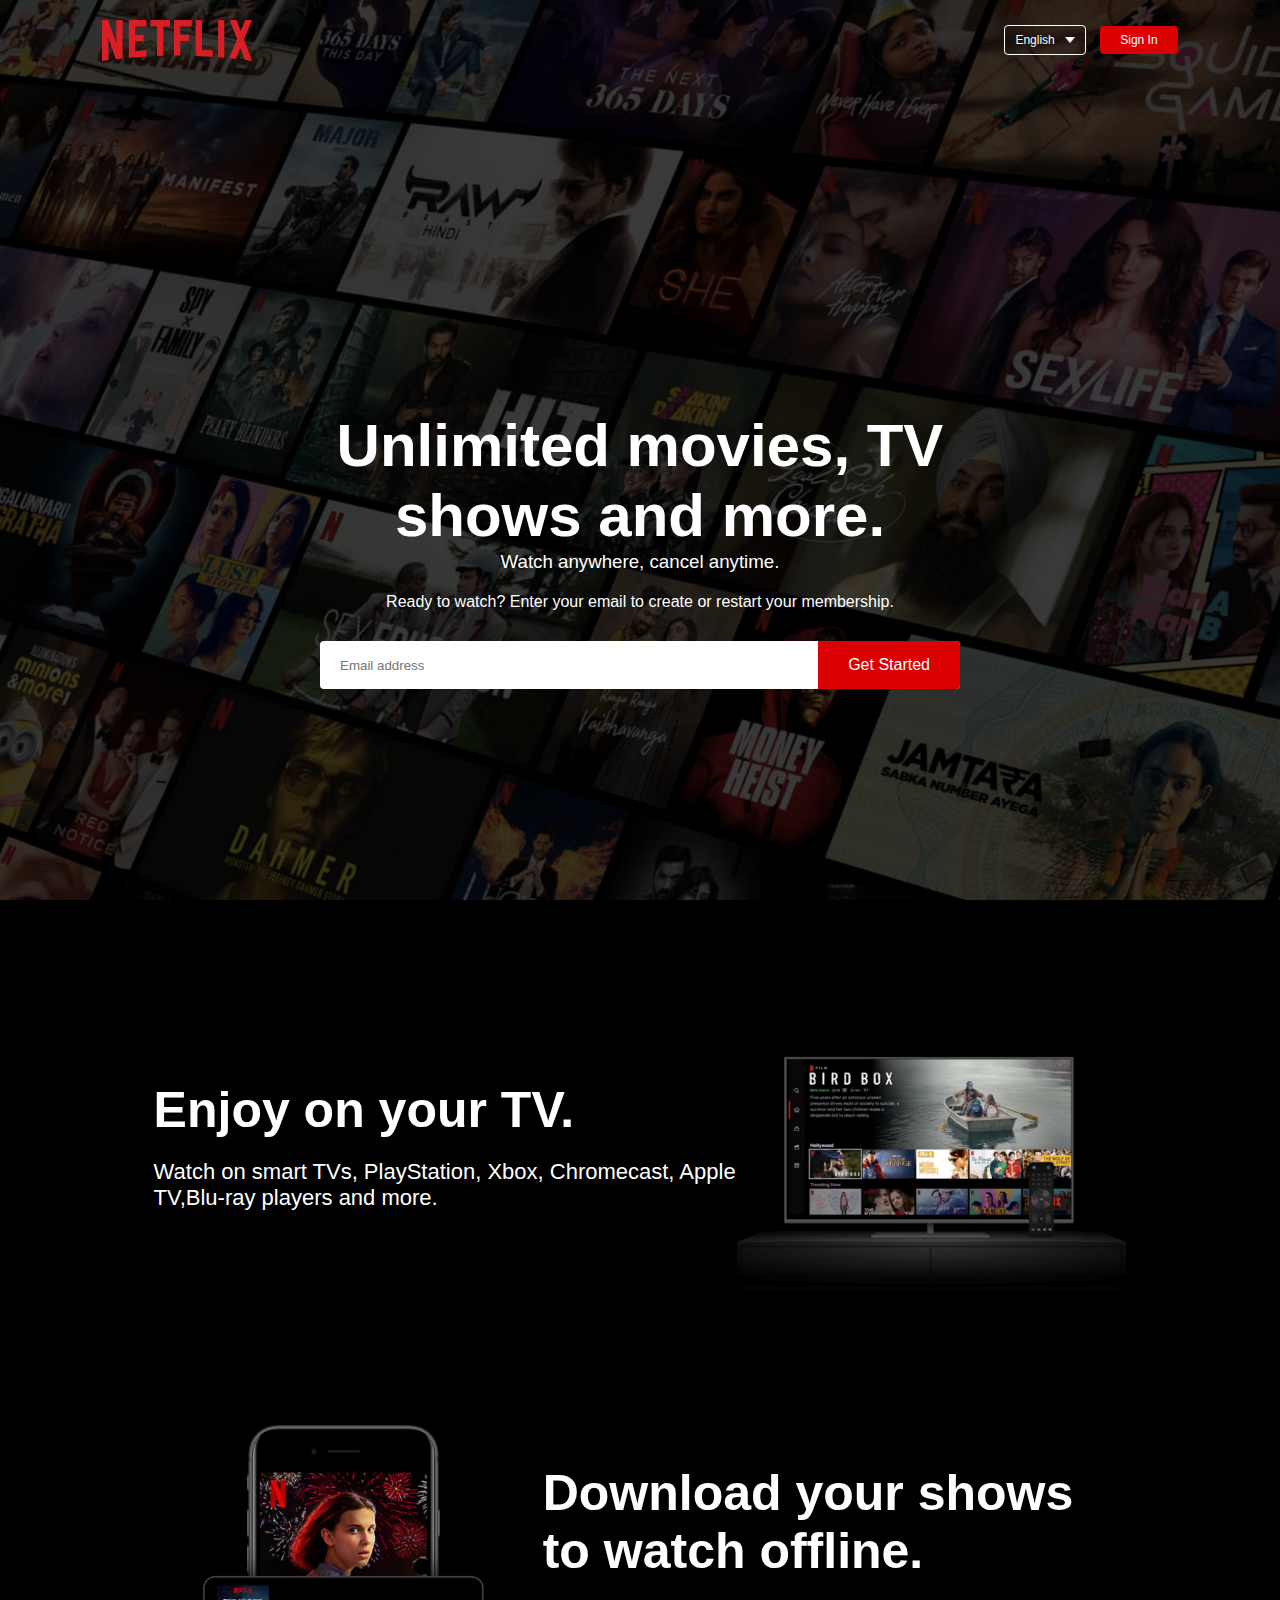
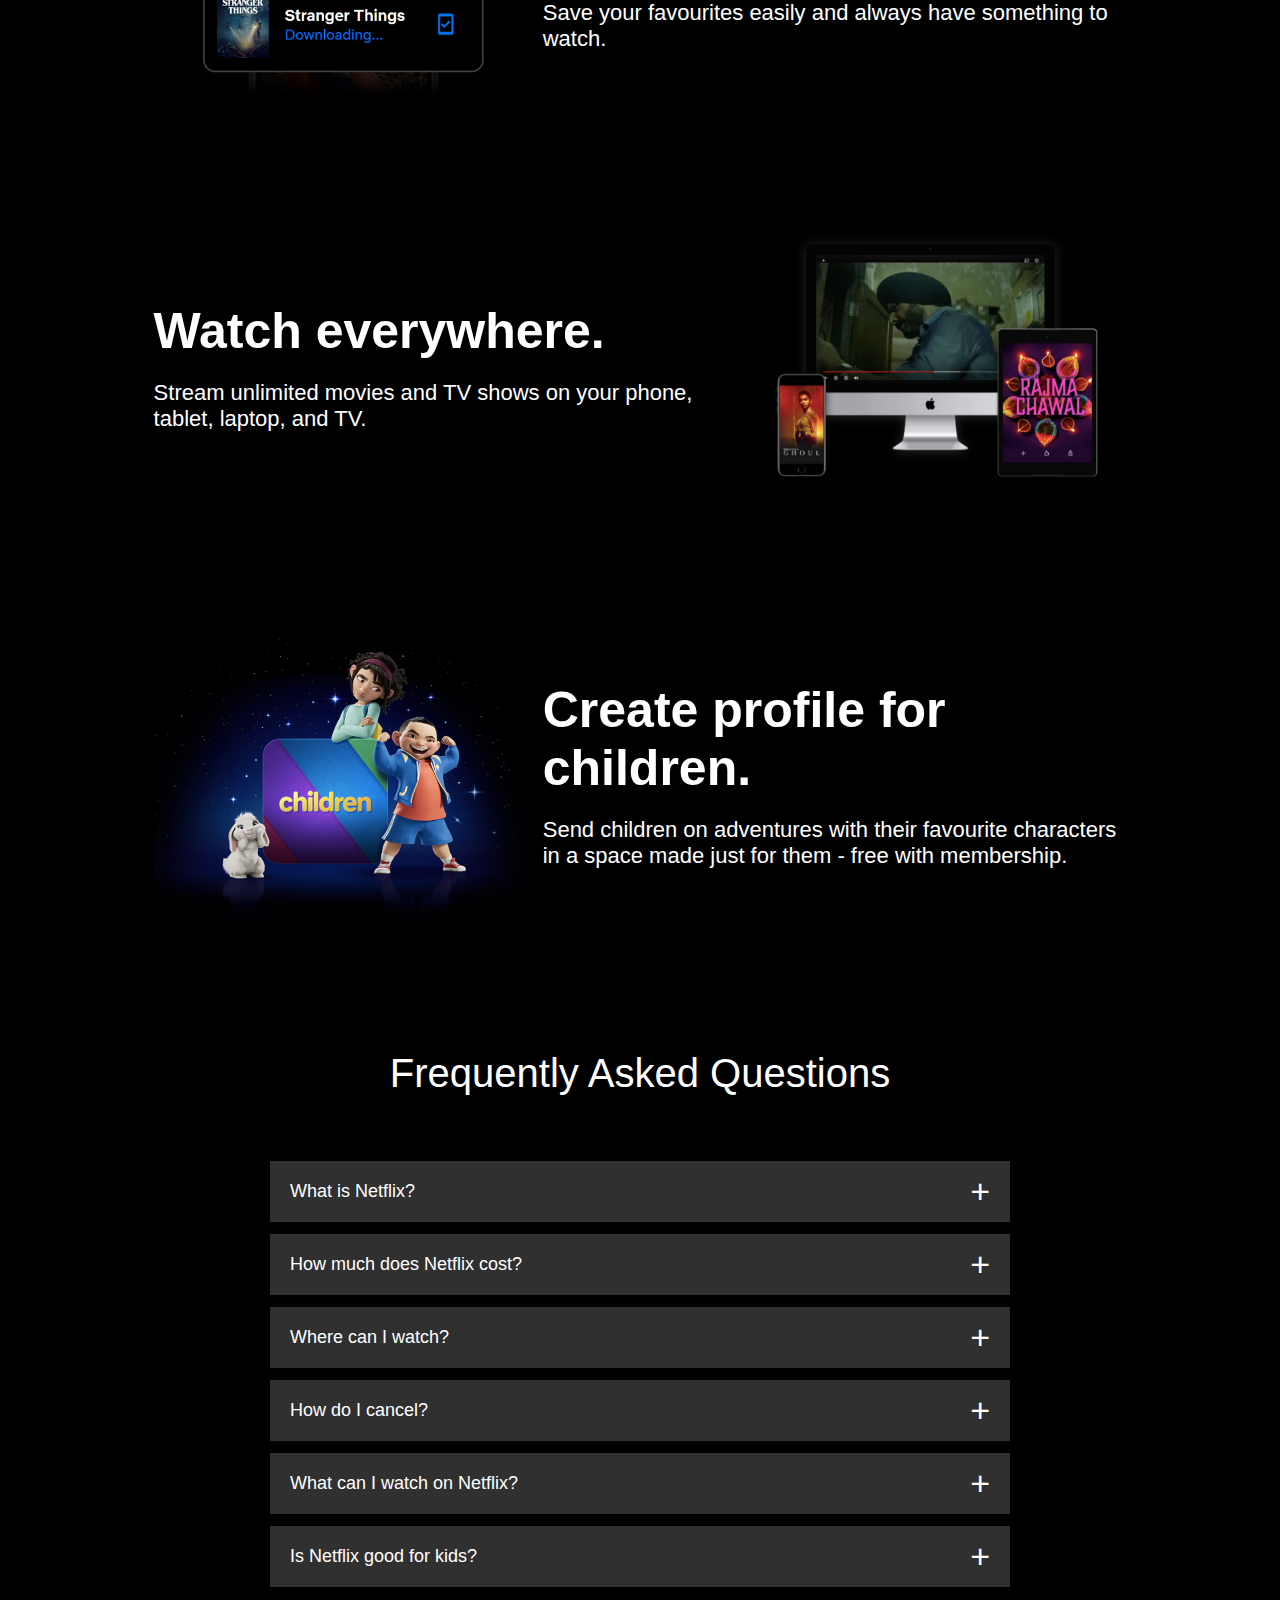
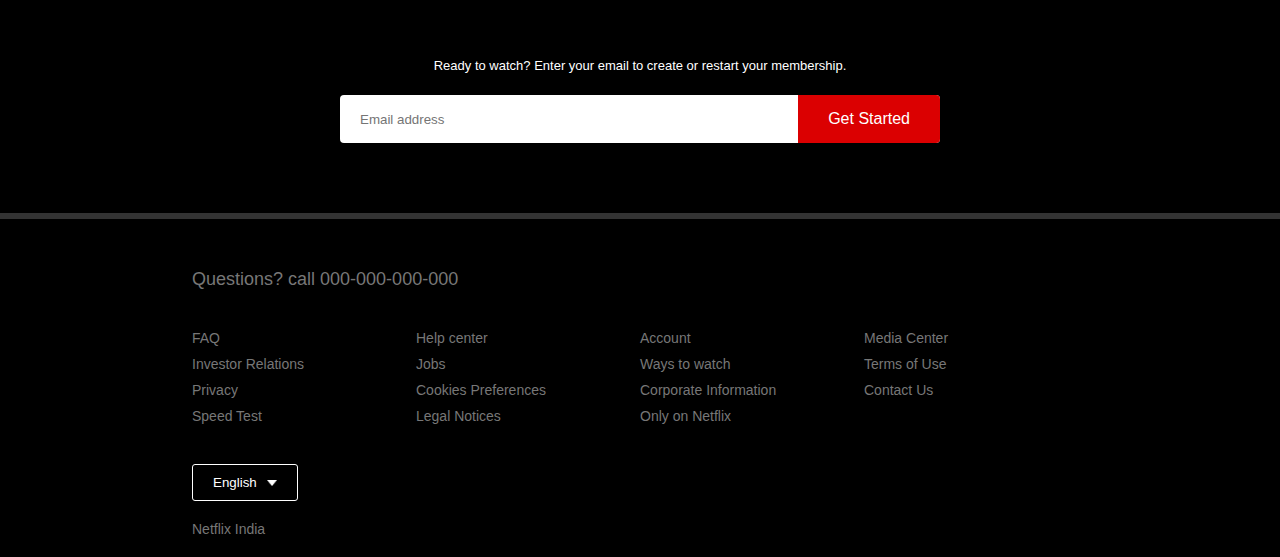
<file: netflix/index.html>
<!DOCTYPE html>
<html>
<head>
    <meta name="viewport" content="width=device-width, initial-scale=1.0">
    <title>Netflix clone</title>
    <link rel="stylesheet" href="style.css">
</head>
<body>
    <div class="header">
        <nav>
            <img src="images/logo.png" class="logo">
            <div>
                <button class="lang-btn">English <img src="images/down-icon.png"></button>
                <button>Sign In</button>
            </div>
        </nav>
        <div class="header-content">
            <h1>Unlimited movies, TV shows and more.</h1>
            <h3>Watch anywhere, cancel anytime.</h3>
            <p>Ready to watch? Enter your email to create or restart your membership.</p>
            <form class="email-signup">
                <input type="email" placeholder="Email address" required>
                <button type="submit">Get Started </button>
            </form>
        </div>
    </div>
    <div class="features">
        <div class="row">
            <div class="text-col">
                    <h2>Enjoy on your TV.</h2>
                    <p>Watch on smart TVs, PlayStation, Xbox, Chromecast, Apple TV,Blu-ray players and more.</p>
            </div>
            <div class="img-col">
                <img src="images/feature-1.png">
            </div>
        </div>
        <div class="row">
            <div class="img-col">
                <img src="images/feature-2.png">
            </div>
            <div class="text-col">
                    <h2>Download your shows to watch offline.</h2>
                    <p>Save your favourites easily and always have something to watch.</p>
            </div>
            
        </div>
        <div class="row">
            <div class="text-col">
                    <h2>Watch everywhere.</h2>
                    <p>Stream unlimited movies and TV shows on your phone, tablet, laptop, and TV.</p>
            </div>
            <div class="img-col">
                <img src="images/feature-3.png">
            </div>
        </div>
        <div class="row">
            <div class="img-col">
                <img src="images/feature-4.png">
            </div>
            <div class="text-col">
                    <h2>Create profile for children.</h2>
                    <p>Send children on adventures with their favourite characters in a space made just for them - free with membership.</p>
            </div>
            
        </div>
    </div>
    <div class="faq">
        <h2>Frequently Asked Questions</h2>
        <ul class="accordion">
            <li>
                <input type="radio" name="accordion" id="first">
                <label for="first">What is Netflix?</label>
                <div class="content">
                    <p>Netflix is a streaming service that offers a wide variety of award-winning TV shows, movies, anime, documentaries and more – on thousands of internet-connected devices.</p>
                    <p>You can watch as much as you want, whenever you want, without a single ad – all for one low monthly price. There's always something new to discover, and new TV shows and movies are added every week!</p>
                </div>
            </li>
            <li>
                <input type="radio" name="accordion" id="second">
                <label for="second">How much does Netflix cost?</label>
                <div class="content">
                    <p>Watch Netflix on your smartphone, tablet, Smart TV, laptop, or streaming device, all for one fixed monthly fee. Plans range from ₹149 to ₹649 a month. No extra costs, no contracts.</p>
                </div>
            </li>
            <li>
                <input type="radio" name="accordion" id="third">
                <label for="third">Where can I watch?</label>
                <div class="content">
                    <p>Watch anywhere, anytime. Sign in with your Netflix account to watch instantly on the web at netflix.com from your personal computer or on any internet-connected device that offers the Netflix app, including smart TVs, smartphones, tablets, streaming media players and game consoles.</p>
                    <p>You can also download your favourite shows with the iOS, Android, or Windows 10 app. Use downloads to watch while you're on the go and without an internet connection. Take Netflix with you anywhere.</p>
                </div>
            </li>
            <li>
                <input type="radio" name="accordion" id="fourth">
                <label for="fourth">How do I cancel?</label>
                <div class="content">
                    <p>Netflix is flexible. There are no annoying contracts and no commitments. You can easily cancel your account online in two clicks. There are no cancellation fees – start or stop your account anytime.</p>
                </div>
            </li>
            <li>
                <input type="radio" name="accordion" id="fifth">
                <label for="fifth">What can I watch on Netflix?</label>
                <div class="content">
                    <p>Netflix has an extensive library of feature films, documentaries, TV shows, anime, award-winning Netflix originals, and more. Watch as much as you want, anytime you want.</p>
                </div>
            </li>
            <li>
                <input type="radio" name="accordion" id="sixth">
                <label for="sixth">Is Netflix good for kids?</label>
                <div class="content">
                    <p>The Netflix Kids experience is included in your membership to give parents control while kids enjoy family-friendly TV shows and films in their own space.</p>
                    <p>Kids profiles come with PIN-protected parental controls that let you restrict the maturity rating of content kids can watch and block specific titles you don’t want kids to see.</p>
                </div>
            </li>
        </ul>
        <small>Ready to watch? Enter your email to create or restart your membership.</small>
        <form class="email-signup">
            <input type="email" placeholder="Email address" required>
            <button type="submit">Get Started </button>
        </form>
    </div>
    <div class="footer">
        <h2>Questions? call 000-000-000-000</h2>
        <div class="row">
            <div class="col">
                <a href="#">FAQ</a>
                <a href="#">Investor Relations</a>
                <a href="#">Privacy</a>
                <a href="#">Speed Test</a>
            </div>
            <div class="col">
                <a href="#">Help center</a>
                <a href="#">Jobs</a>
                <a href="#">Cookies Preferences</a>
                <a href="#">Legal Notices</a>
            </div>
            <div class="col">
                <a href="#">Account</a>
                <a href="#">Ways to watch</a>
                <a href="#">Corporate Information</a>
                <a href="#">Only on Netflix</a>
            </div>
            <div class="col">
                <a href="#">Media Center</a>
                <a href="#">Terms of Use</a>
                <a href="#">Contact Us</a>
            </div>
        </div>
        <button class="lang-btn">English <img src="images/down-icon.png"></button>
        <p class="copyright-txt">Netflix India</p>
    </div>
</body>
</html>
</file>
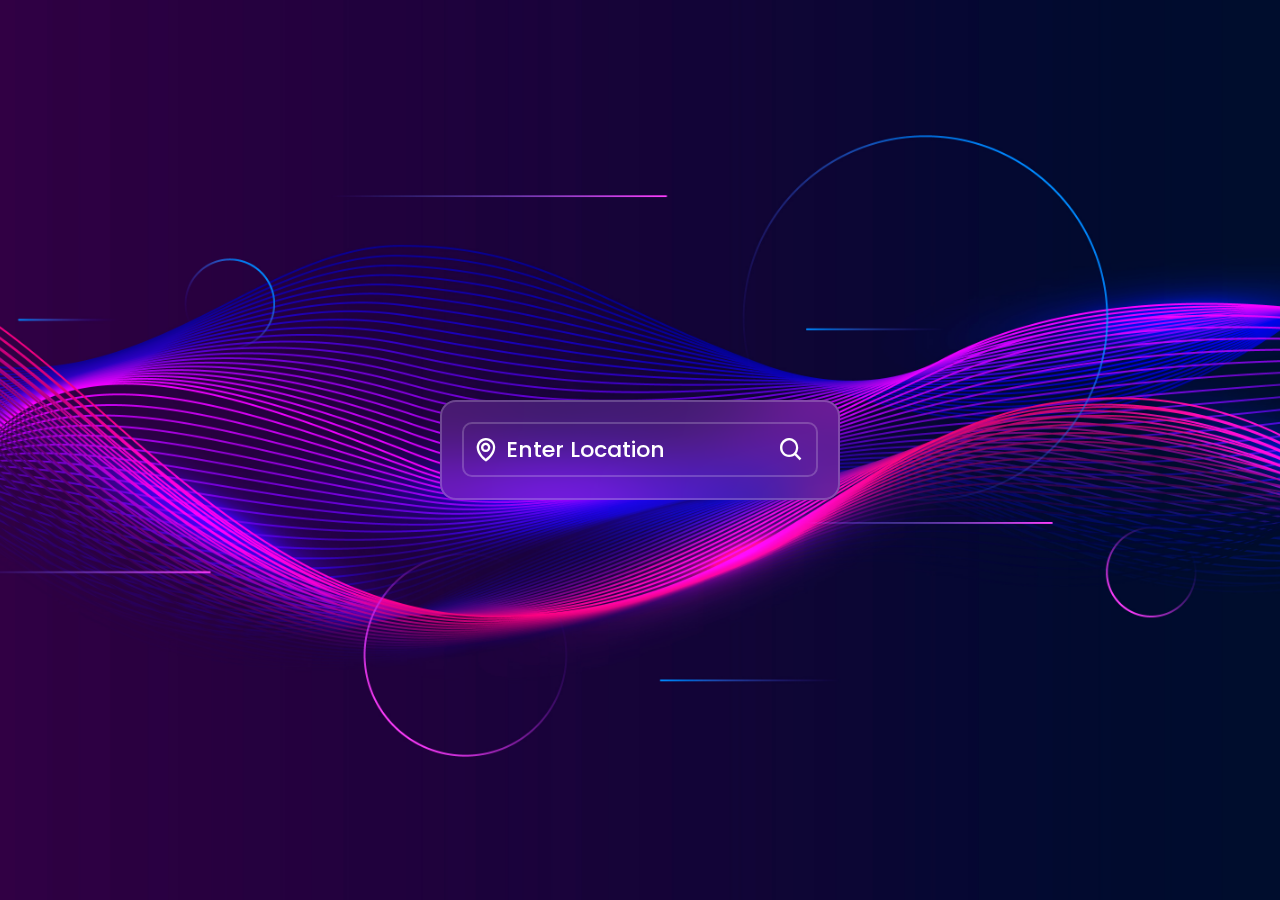
<file: weather/index.html>
<!DOCTYPE html>
<html lang="en">
    <head>
        <meta charset="UTF-8">
        <meta http-equiv="X-UA-Compatible" content="IE=edge">
        <meta name="viewport" content="width=device-width, initial-scale=1.0">
        <title>Weather APP</title>
        <link rel="stylesheet" href="style.css">
        <link href='https://unpkg.com/boxicons@2.1.4/css/boxicons.min.css' rel='stylesheet'>
    </head>
    <body>
        <div class="container">
            <div class="search-box">
                <i class='bx bx-map'></i>
                <input type="text" placeholder="enter location">
                <button class="bx bx-search"></button>
            </div>
            <div class="city-hide">city hide</div>
            <div class="weather-box">
                <div class="box">
                    <div class="info-weather">
                        <div class="weather">
                            <img src="images/cloud.png">
                            <p class="temperature">16<span>°C</span></p>
                            <p class="description">Broken Clouds</p>
                        </div>
                    </div>
                </div>
            </div> 
            <div class="weather-details">
                <div class="humidity">
                    <i class='bx bx-water' ></i>
                    <div class="text">
                        <div class="info-humidity">
                            <span>0%</span>
                        </div>
                        <p>Humidity</p>
                    </div>
                </div>
                <div class="wind">
                    <i class="bx bx-wind"></i>
                    <div class="text">
                        <div class="info-wind">
                            <span>0Km/h</span>
                        </div>
                        <p>Wind Speed</p>
                    </div>
                </div>
            </div>
            <div class="not-found">
                <div class="box">
                    <img src="images/404.png" >
                    <p>Oops! Location not found!</p>
                </div>
            </div>
        </div>
        <script src="script.js"></script>
    </body>
</html>
</file>
<file: netflix/style.css>
*{
    margin: 0;
    padding: 0;
    font-family: 'poppins', sans-serif;
    box-sizing: border-box;
}
body{
    background: #000;
    color: #fff;
}
.header{
    width: 100%;
    height: 100vh;
    background-image: linear-gradient(rgba(0,0,0,0.7),rgba(0,0,0,0.7)),url(images/header-image.png);
    background-size: cover;
    background-position: center;
    padding: 10px 8%;
    position: relative;
}
nav{
    display: flex;
    align-items: center;
    justify-content: space-between;
    padding: 10px 0;
}
.logo{
    width: 150px;
    cursor: pointer;
}
nav button{
    border: 0;
    outline: 0;
    background: #db0001;
    color: #fff;
    padding: 7px 20px;
    font-size: 12px;
    border-radius: 4px;
    margin-left: 10px;
    cursor: pointer;
}
.lang-btn{
    display: inline-flex;
    align-items: center;
    background: transparent;
    border: 1px solid #fff;
    padding: 7px 10px;
}
.lang-btn img{
    width: 10px;
    margin-left: 10px;
}
.header-content{
    position: absolute;
    top:50%;
    left: 50%;
    transform:translate(-50%,-50%);
    text-align: center;
    margin-top: 100px; 
}
.header-content h1{
    font-size: 60px;
    line-height: 70px;
    font-weight: 600;
    max-width: 650px;
}
.header-content h3{
    font-weight: 400;
    margin-bottom: 20px;
}

.email-signup{
    background: #fff;
    border-radius: 4px;
    display: flex;
    align-items: center;
    margin-top: 30px;
    overflow: hidden;
}
.email-signup input{
    flex: 1;
    border: 0;
    outline: 0;
    margin-left: 20px;
}
.email-signup button{
    background: #db0001;
    border: 0;
    outline: 0;
    color: #fff;
    font-size: 16px;
    cursor: pointer;
    padding: 15px 30px ;
}
.features{
    padding: 50px 12%;
    font-size: 22px;
}
.row{
    display: flex;
    width: 100%;
    align-items: center;
    flex-wrap: wrap;
    padding: 50px 0;
}
.text-col{
    flex-basis: 60%;
    margin-bottom: 20px;
}
.img-col{
    flex-basis: 40%;
    margin-bottom: 20px;
}
.img-col img{
    display: block;
    width: 100%;
    margin: auto;
}
.features h2{
    font-size: 50px;
    font-weight: 600;
    margin-bottom: 20px;
}
.faq{
    padding: 10px 12%;
    text-align: center;
    font-size: 18px;
}
.faq h2{
    font-weight: 500;
    font-size: 40px;
}

.accordion{
    margin: 60px auto;
    width: 100%;
    max-width: 750px;
}
.accordion li{
    list-style: none;
    width: 100%;
    padding: 5px;
}
.accordion li label{
    display: flex;
    align-items: center;
    padding: 20px;
    font-size: 18px;
    font-weight: 500;
    background: #303030;
    margin-bottom:2px;
    cursor: pointer;
    position: relative;
}
label::after{
    content:'+';
    font-size: 34px;
    position: absolute;
    right: 20px;
    transition: transform 0.5s;
}
input[type="radio"]{
    display: none;
}
.accordion .content{
    background: #303030;
    text-align: left;
    padding: 0 20px;
    max-height: 0;
    overflow: hidden;
    transition: max-height 0.5s,padding 0.5s;
}
.accordion input[type="radio"]:checked+label+.content{
    max-height: 600px;
    padding: 30px 20px;
}
.accordion input[type="radio"]:checked+label::after{
    transform:rotate(135deg);
}
.faq .email-signup{
    max-width: 600px;
    margin: 20px auto 60px;
}
.faq small{
    font-size: 13px;
}
.footer{
    padding: 50px 15% 10px;
    border-top: 6px solid #333;
    color: #777;
}
.footer h2{
    font-size: 18px;
    font-weight: 400;
     margin-bottom: 30px;
}
.footer .col{
    flex-basis: 25%;
    flex-grow: 1;
    margin-bottom: 20px;
}
.footer .col a{
    display: block;
    text-decoration: none;
    color: #777;
    font-size: 14px;
    margin-bottom: 10px;
}
.footer .row{
    align-items: flex-start;
    padding: 10px 0;
}
.footer .lang-btn{
    color: #fff;
    padding: 10px 20px;
    border-radius: 3px;
}
.copyright-txt{
    font-size: 14px;
    margin-top: 20px;
    margin-bottom: 10px;
}

@media only screen and (max-width:600px){
    .logo{
        width: 100px;
    }
    nav button{
        padding:5px 10px;
    }
    nav .lang-btn{
        padding: 4px 8px;
    }
    .header-content{
        position: unset;
        transform: none;
        padding-top: 150px;
    }
    .header-content h1{
        font-size: 30px;
    }
    .email-signup button{
        font-size: 12px;
        padding:10px 15px;
    }
    .text-col, .img-col{
        flex-basis: 100%  ;
    }
    .features h2{
        font-size: 30px;
    }
    .features p{
        font-size: 15px;
    }
    .row:nth-child(2), .row:nth-child(4){
        flex-direction: column-reverse;
    }
    .features .row{
        padding: 10px 0;
    }
    .faq h2{
        font-size: 20px;
    }
    .accordion .content{
        font-size: 14px;
    }
    .accordion li label{
        padding: 10px;
        font-size: 14px;
    }
    label::after{
        font-size: 22px;
    }
}
</file>
<file: weather/style.css>
@import url("https://fonts.googleapis.com/css2?family=Poppins:wght@300;400;500;600;700;800;900&display=swap");
*{
    margin: 0;
    padding: 0;
    box-sizing: border-box;
    font-family: "Poppins",sans-serif;
}
body{
    display:flex;
    justify-content: center;
    align-items: center;
    min-height: 100vh;
    background: url('images/background.jpg');
    background-size: cover;
    background-position: center;
    overflow: hidden;
}
.container{
    position: relative;
    width: 400px;
    height: 100px;
    background: rgba(255, 255, 255,.1);
    backdrop-filter: blur(30px);
    border: 2px solid rgba(255, 255, 255,.2);
    border-radius: 16px;
    padding: 20px;
    color: #fff;
    transition: height .6s ease;
}
.search-box{
    position: relative;
    width: 100%;
    height: 55px;
    /*background: slateblue;*/
    display: flex;
    align-items: center;
}
.search-box i{
    position: absolute;
    left: 10px;
    font-size: 28px;
}
.search-box input{
    position: absolute;
    width: 100%;
    height: 100%;
    background: transparent;
    border: 2px solid rgba(255, 255, 255,.2);
    outline: none;
    border-radius: 10px;
    font-size: 22px;
    color: #fff;
    font-weight: 500;
    text-transform: uppercase;
    padding: 0 48px 0 42px;
}
.search-box input::placeholder{
    color: #fff;
    text-transform: capitalize;
}
.search-box button{
   position: absolute;
   right: 0;
   width: 40px;
   height: 100%;
   background: transparent;
   border: none;
   outline: none;
   font-size: 28px;
   color: #fff;
   padding: 0 40px 0 5px;
   cursor: pointer;
}
.weather-box{
    text-align: center;
    margin: 40px 0;
}
.weather-box img{
    width: 60%;
}
.weather-box,
.weather-details,
.not-found{
    overflow: hidden;
    visibility: hidden;
}
.weather-box.active,
.weather-details.active,
.not-found.active{
    visibility: visible;
}
.weather-box .box,
.not-found .box{
    transform: translateY(-100%);
}
.weather-box.active .box,
.not-found.active .box{
    transform: translateY(0%);
    transition: transform 1s ease;
    transition-delay: .6s;

}
.weather-box .box .info-weather{
    transform: translateY(-120%);
}

.container.active .weather-box .box .info-weather,
.container.active .weather-details .humidity .info-humidity,
.container.active .weather-details .wind .info-wind{
    transform: translateY(0%);
    transition: transform 1s ease;
}
.weather-box .temperature{
    position: relative;
    font-size: 64px;
    line-height: 1;
    font-weight: 700;
    margin: 20px 0 6px -30px;
}
.weather-box .temperature span{
    position: absolute;
    font-size: 24px;
    margin-left: 4px;
}
.weather-box .description{
    font-size: 22px;
    font-weight: 500;
    text-transform: capitalize;
}
.weather-details{
    position: absolute;
    bottom: 40px;
    left:0;
    width: 100%;
    padding: 0 20px;
    display: flex;
}
.weather-details .humidity,
.weather-details .wind{
    display: flex;
    align-items: center;
    width: 50%;
    transform: translateY(-100%);
}
.weather-details.active .humidity,
.weather-details.active .wind{
    transform: translateY(0%);
    transition: transform 1s ease;
    transition-delay: 1.2s;
}
.weather-details .humidity .info-humidity,
.weather-details .wind .info-wind{
    transform: translateY(-100%);
    overflow: hidden;

}
.weather-details .humidity{
    padding-left: 20px;
    justify-content: flex-start;
}
.weather-details .wind{
    padding-right: 20px;
    justify-content: flex-end;
}
.weather-details i{
    font-size: 56px;
    margin-right: 10px;
}
.weather-details span{
    display: inline-block;
    font-size: 22px;
    font-weight: 500;
}
.weather-details p{
    font-size: 14px;
    font-weight: 500;
}
.not-found{
    position: absolute;
    top: 0;
    left: 0;
    width: 100%;
    text-align: center;
    margin-top: 110px;
}
.not-found img{
    width: 65%;
}
.not-found p{
    font-size: 22px;
    font-weight: 500;
    margin-top: 12px;

}
.city-hide{
    display: none;
}
#clone-info-weather,
#clone-info-humidity,
#clone-info-wind{
    position: absolute;
    transform: translateY(-100%);
}
#clone-info-weather .weather{
    transform: translateY(120%);
    transition: transform 1s ease,opacity 0s;
    transition-delay: 0s,2s;
}
.weather-box:not(.active) #clone-info-weather .weather{
    opacity: 0;
    transition-delay: 0s;
}
.active-clone#clone-info-weather .weather{
    transform: translateY(0%);
}
#clone-info-humidity span,
#clone-info-wind span{
    transform: translateY(100%);
    transition: transform 1s ease;
}
.active-clone#clone-info-humidity span,
.active-clone#clone-info-wind span{
    transform: translateY(0%);
}
</file>
